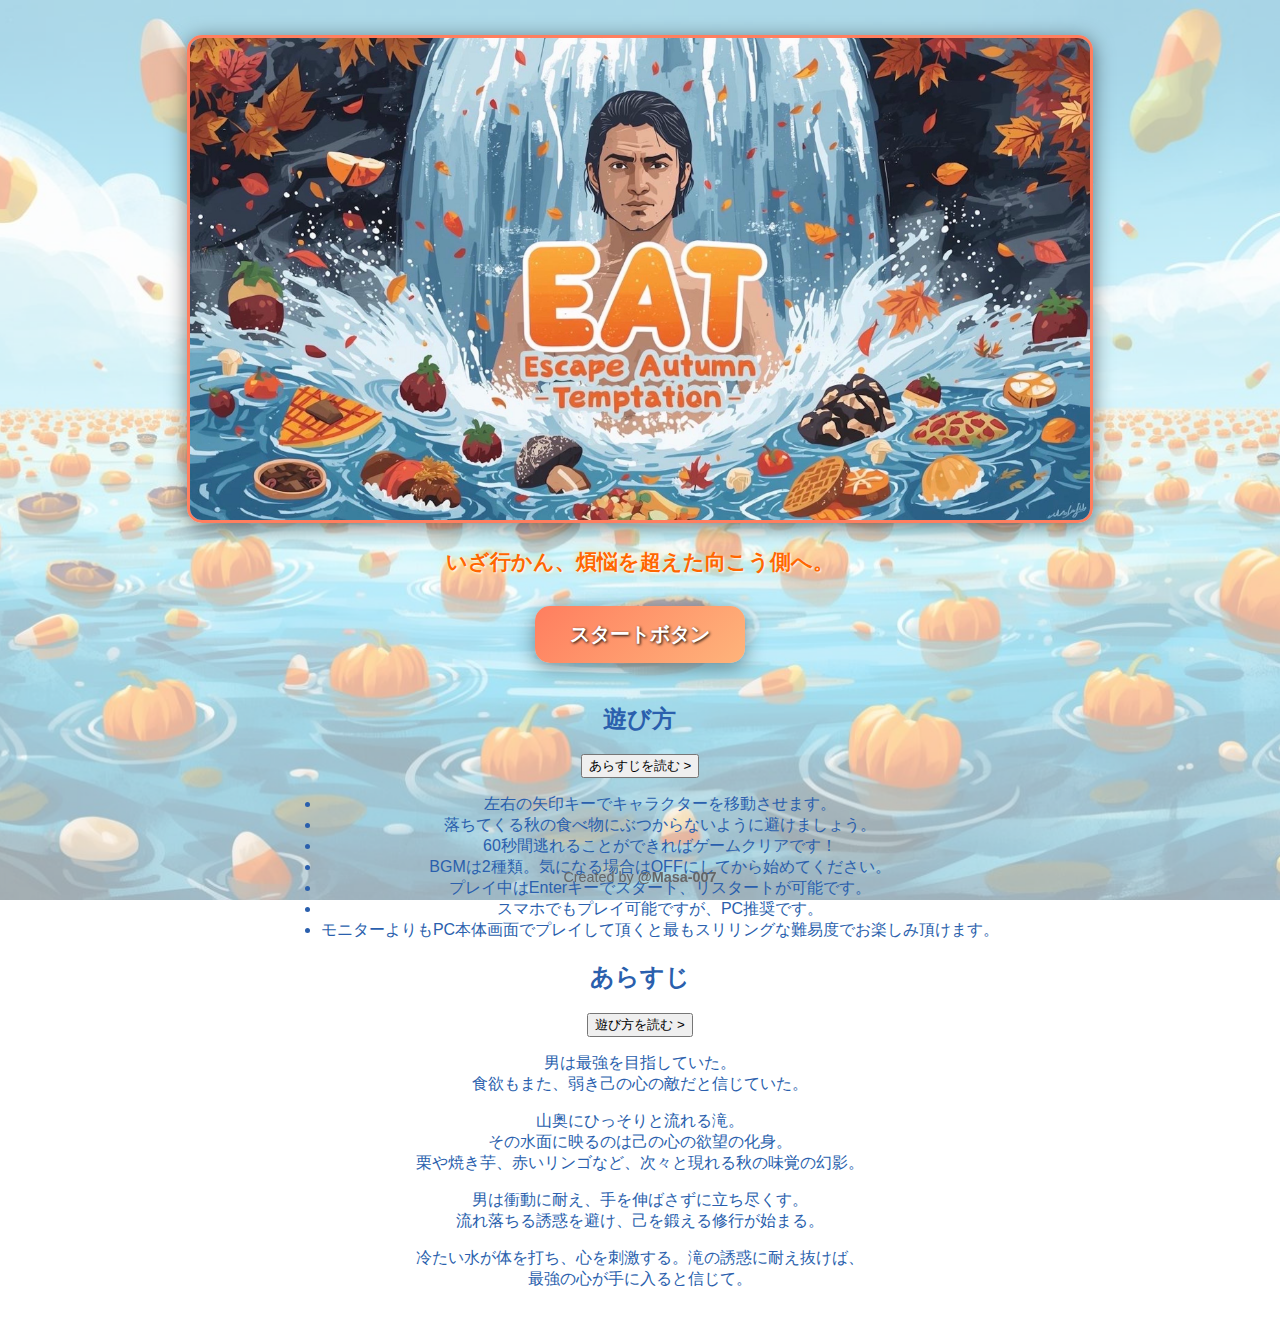
<file: index.html>
<!DOCTYPE html>
<html lang="ja">
<head>
  <meta charset="UTF-8" />
  <meta name="viewport" content="width=device-width, initial-scale=1.0"/>
  <title>EAT - ESCAPE AUTUMN TEMPTATION</title>
  <link rel="stylesheet" href="style.css">
</head>
<body>

  <!-- サムネイル -->
  <img src="assets/images/top.jpg" alt="ゲームサムネイル" class="thumbnail">

  <!-- 説明文 -->
  <p class="top-description">
    いざ行かん、煩悩を超えた向こう側へ。
  </p>

  <!-- スタートボタン -->
  <div class="start-button-container">
    <a class="button" href="game.html" id="startButton">スタートボタン</a>
  </div>

  <!-- フリップカード -->
  <div class="flip-card" id="flipCard">
    <div class="flip-card-inner">

      <!-- 遊び方（表） -->
      <div class="flip-card-front">
        <div class="flip-header">
          <h2>遊び方</h2>
          <button class="flip-toggle" id="showInstructions">あらすじを読む &gt;</button>
        </div>
        <ul>
          <li>左右の矢印キーでキャラクターを移動させます。</li>
          <li>落ちてくる秋の食べ物にぶつからないように避けましょう。</li>
          <li>60秒間逃れることができればゲームクリアです！</li>
          <li>BGMは2種類。気になる場合はOFFにしてから始めてください。</li>
          <li>プレイ中はEnterキーでスタート、リスタートが可能です。</li>
          <li>スマホでもプレイ可能ですが、PC推奨です。</li>
          <li>モニターよりもPC本体画面でプレイして頂くと最もスリリングな難易度でお楽しみ頂けます。</li>
        </ul>
      </div>

      <!-- あらすじ（裏） -->
      <div class="flip-card-back">
        <div class="flip-header">
          <h2>あらすじ</h2>
          <button class="flip-toggle" id="showStoryBack">遊び方を読む &gt;</button>
        </div>
        <p>男は最強を目指していた。<br>
        食欲もまた、弱き己の心の敵だと信じていた。</p>

        <p>山奥にひっそりと流れる滝。<br>
        その水面に映るのは己の心の欲望の化身。<br>
        栗や焼き芋、赤いリンゴなど、次々と現れる秋の味覚の幻影。</p>

        <p>男は衝動に耐え、手を伸ばさずに立ち尽くす。<br>
        流れ落ちる誘惑を避け、己を鍛える修行が始まる。</p>

        <p>冷たい水が体を打ち、心を刺激する。滝の誘惑に耐え抜けば、<br>
        最強の心が手に入ると信じて。</p>
      </div>

    </div>
  </div>

  <script>
    const startButton = document.getElementById("startButton");
    const flipCardInner = document.querySelector("#flipCard .flip-card-inner");
    const showInstructionsBtn = document.getElementById("showInstructions");
    const showStoryBackBtn = document.getElementById("showStoryBack");

    // ゲームスタート（PC: Enter / スマホ: タップ）
    function startGame() {
      window.location.href = startButton.href;
    }

    document.body.addEventListener("keydown", (e) => {
      if (e.key === "Enter") startGame();
    });

    startButton.addEventListener("click", startGame);
    startButton.addEventListener("touchstart", startGame);

    // フリップカード切替（クリック＋タッチ対応）
    function flipToBack() {
      flipCardInner.classList.add("flipped");
    }
    function flipToFront() {
      flipCardInner.classList.remove("flipped");
    }

    showInstructionsBtn.addEventListener("click", flipToBack);
    showStoryBackBtn.addEventListener("click", flipToFront);
    showInstructionsBtn.addEventListener("touchstart", flipToBack);
    showStoryBackBtn.addEventListener("touchstart", flipToFront);

    // スマホでタップしてもテキスト選択やズームが起きないように
    document.body.style.touchAction = "manipulation";
  </script>

  <!-- フッター（固定） -->
  <footer style="
    position: fixed;
    bottom: 0;
    left: 0;
    width: 100%;
    text-align: center;
    padding: 15px 0;
    font-size: 0.9rem;
    color: #666;
    z-index: 1000;
  ">
    Created by 
    <a href="https://x.com/masa007zz" target="_blank" style="color: inherit; text-decoration: none; font-weight: bold;">
      @Masa-007
    </a>
  </footer>

</body>
</html>
</file>
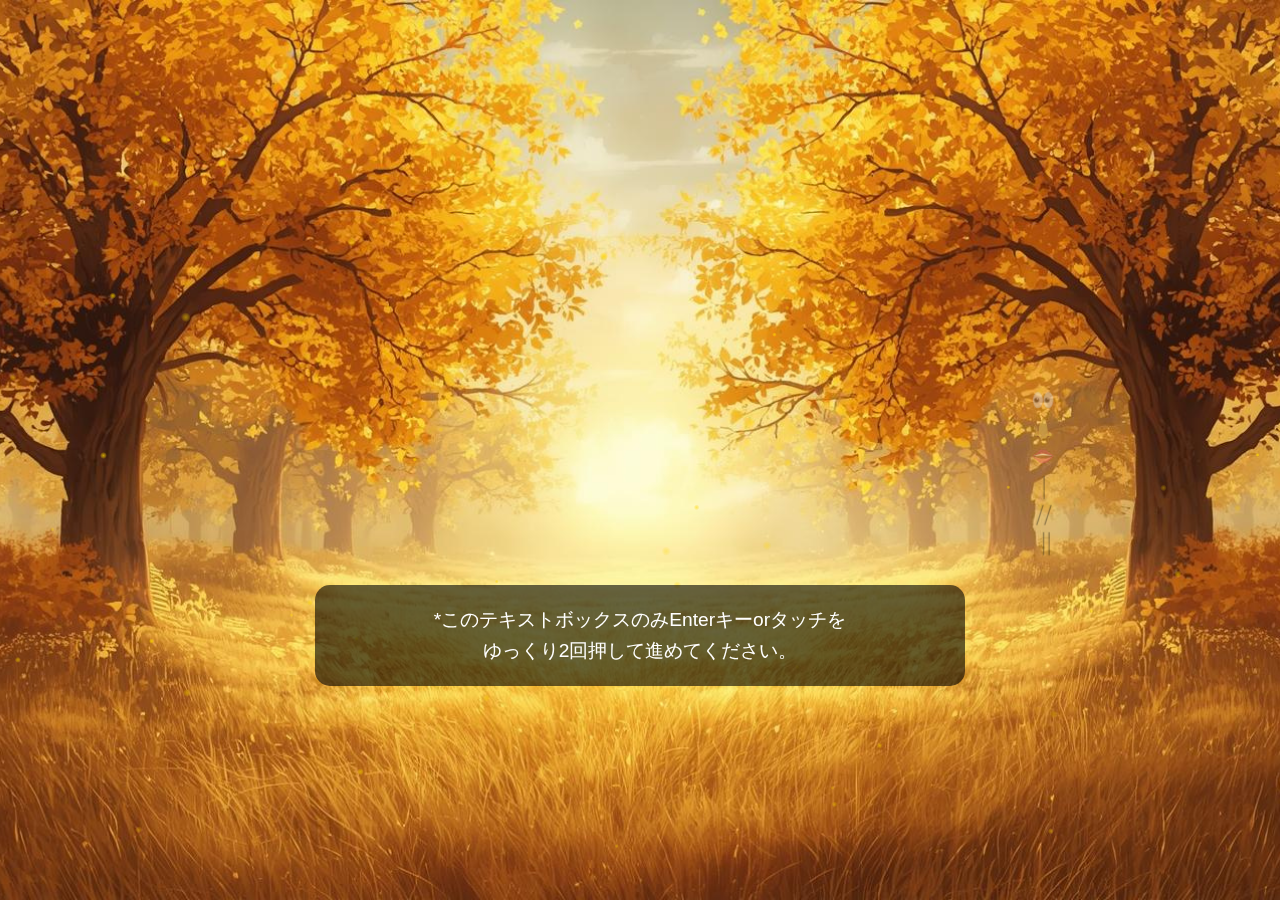
<file: clear.html>
<!DOCTYPE html>
<html lang="ja">
<head>
<meta charset="UTF-8">
<title>クリア!! - EAT</title>
<style>
  body {
    margin: 0;
    padding: 0;
    font-family: "Segoe UI", "Helvetica", sans-serif;
    background: url("./assets/images/end1.png") no-repeat center center fixed;
    background-size: cover;
    overflow: hidden;
    touch-action: manipulation; /* タッチ操作最適化 */
  }

  #leafCanvas {
    position: fixed;
    top: 0;
    left: 0;
    width: 100%;
    height: 100%;
    pointer-events: none;
    z-index: 1;
  }

  .fadeImage, #textBox {
    position: absolute;
    left: 50%;
    transform: translateX(-50%);
    opacity: 0;
    transition: opacity 1s ease-in-out;
    z-index: 2;
  }

  #img2 { top: 25%; max-width: 400px; width: 50%; }
  #img3 { top: 40%; max-width: 400px; width: 50%; }
  #img4 { top: 45%; max-width: 250px; width: 40%; }
  #textBox { top: 65%; width: 80%; max-width: 600px; padding: 20px 25px; background: rgba(0,0,0,0.6); color: #fff; font-size: 1.2rem; line-height: 1.6; border-radius: 15px; text-align: center; }

  #endContainer {
    position: fixed;
    top: 60%;
    left: 50%;
    transform: translate(-50%, -50%);
    text-align: center;
    opacity: 0;
    z-index: 2;
  }

  .decorText {
    font-family: 'Brush Script MT', cursive;
    color: #ffd700;
    font-size: 3rem;
    margin-bottom: 30px;
    text-shadow: 3px 3px 7px #000;
  }

  .actionBtn {
    display: none;
    margin: 10px auto;
    padding: 15px 35px;
    font-size: 18px;
    font-weight: bold;
    border-radius: 10px;
    cursor: pointer;
    text-decoration: none;
    border: none;
    box-shadow: 0 5px 15px rgba(0, 0, 0, 0.3);
    transition: all 0.2s ease-in-out;
    width: 220px;
    text-align: center;
    touch-action: manipulation;
  }

  #homeBtn { background: linear-gradient(135deg, #ff7e5f, #feb47b); color: white; }
  #shareLink { background: linear-gradient(135deg, #4c6ef5, #15aabf); color: white; }

  .actionBtn:hover { transform: translateY(-3px); box-shadow: 0 8px 20px rgba(0, 0, 0, 0.4); }

  @media (max-width: 768px) {
    .fadeImage { width: 70%; max-width: 300px; }
    #img2 { top: 20%; }
    #img3 { top: 35%; }
    #img4 { top: 70%; width: 60%; max-width: 200px; }
    #textBox { font-size: 1rem; padding: 15px; top: 60%; }
    .decorText { font-size: 2rem; }
    .actionBtn { width: 70%; font-size: 16px; padding: 12px 20px; }
  }
</style>
</head>
<body>

  <img id="img2" class="fadeImage" src="./assets/images/end2.png" alt="">
  <img id="img3" class="fadeImage" src="./assets/images/end3.png" alt="">
  <img id="img4" class="fadeImage" src="./assets/images/end4.png" alt="">

  <div id="textBox"></div>

  <div id="endContainer">
    <div id="thankText" class="decorText">GAME CLEAR!! <br>Thank you for playing!!</div>
    <button id="homeBtn" class="actionBtn">修行に戻る</button>
    <a id="shareLink" class="actionBtn" target="_blank">Xで感想を共有する</a>
  </div>

  <canvas id="leafCanvas"></canvas>

  <script>
    // =======================
    // キャンバス光エフェクト
    const canvas = document.getElementById("leafCanvas");
    const ctx = canvas.getContext("2d");

    function resizeCanvas() { canvas.width = window.innerWidth; canvas.height = window.innerHeight; }
    window.addEventListener('resize', resizeCanvas);
    resizeCanvas();

    const lights = [];
    const lightCount = 60;
    for (let i = 0; i < lightCount; i++) {
      lights.push({
        x: Math.random() * canvas.width,
        y: Math.random() * canvas.height,
        speedY: 0.2 + Math.random() * 0.7,
        speedX: (Math.random() * 0.3) - 0.15,
        radius: 2 + Math.random() * 3,
        alpha: 0.5 + Math.random() * 0.5,
        alphaChange: 0.01 + Math.random() * 0.02
      });
    }

    function drawLight(light) {
      ctx.save();
      ctx.globalAlpha = light.alpha;
      const gradient = ctx.createRadialGradient(light.x, light.y, 0, light.x, light.y, light.radius);
      gradient.addColorStop(0, "rgba(255, 215, 0, 1)");
      gradient.addColorStop(0.5, "rgba(255, 215, 0, 0.6)");
      gradient.addColorStop(1, "rgba(255, 215, 0, 0)");
      ctx.fillStyle = gradient;
      ctx.beginPath();
      ctx.arc(light.x, light.y, light.radius, 0, Math.PI * 2);
      ctx.fill();
      ctx.restore();
    }

    function animateLights() {
      ctx.clearRect(0, 0, canvas.width, canvas.height);
      lights.forEach(light => {
        light.y += light.speedY;
        light.x += light.speedX;
        light.alpha += light.alphaChange;
        if (light.alpha > 1 || light.alpha < 0.3) light.alphaChange *= -1;
        if (light.y > canvas.height) light.y = -light.radius;
        if (light.x > canvas.width) light.x = 0;
        if (light.x < 0) light.x = canvas.width;
        drawLight(light);
      });
      requestAnimationFrame(animateLights);
    }
    animateLights();

    // =======================
    // ストーリー制御
    const textBox = document.getElementById("textBox");
    const endContainer = document.getElementById("endContainer");
    const homeBtn = document.getElementById("homeBtn");
    const shareLink = document.getElementById("shareLink");

    const story = [
      { text: "*このテキストボックスのみEnterキーorタッチを<br>ゆっくり2回押して進めてください。", img: null },
      { text: "滝に打たれていたはずの男は気がつくと、木漏れ日の中にいた。<br>「ここが神の境地なのか…?」<br>男は目を瞑りながらつぶやいた。", img: null },
      { text: "秋の味覚を超えた男は神の境地へと至っていた。<br>ここには何の欲も存在しない。静寂だけがそこに息づいていた。", img: "img2" },
      { text: "ついに目を開けると、そこにはバスケットに入った<br>赤々と神々しく輝く1粒のリンゴがあった。", img: "img3" },
      { text: "男はフッと笑った。<br>そしてりんごを手に取り、一口かじった。", img: "img4" },
      { text: "「ああ、これが秋の味覚か、こんなに美味いとはな。<br>チッ、なぁんだ。また修行のやり直しだぜ。」<br>男はそう言って微笑んだ。", img: null }
    ];

    let index = 0;
    textBox.innerHTML = story[0].text;
    textBox.style.opacity = 1;

    function fadeIn(el) { 
      el.style.opacity = 1;
      if(el.tagName === "BUTTON" || el.tagName === "A") el.style.display = "block";
    }
    function fadeOut(el) { el.style.opacity = 0; }

    function showStory() {
      if(index > 0) {
        const prevImgId = story[index-1].img;
        if(prevImgId) fadeOut(document.getElementById(prevImgId));
        fadeOut(textBox);
      }

      if(index < story.length) {
        const imgId = story[index].img;
        if(imgId) fadeIn(document.getElementById(imgId));
        textBox.innerHTML = story[index].text;
        fadeIn(textBox);
        index++;
      } else {
        textBox.style.display = "none";
        endContainer.style.opacity = 1;
        fadeIn(homeBtn);
        fadeIn(shareLink);
        setTweetLink(); // X共有リンク生成
      }
    }

    // タッチ/クリックとEnterキーでストーリー進行
    function handleAdvance() { showStory(); }
    document.body.addEventListener("click", handleAdvance);
    document.body.addEventListener("touchstart", handleAdvance);
    document.body.addEventListener("keydown", (e) => { if(e.key === "Enter") handleAdvance(); });

    homeBtn.addEventListener("click", () => { window.location.href = "index.html"; });

    function setTweetLink() {
      const text = "完全クリアしてエンディングを観た!!";
      const hashtags = ["ETA","EscapeAutumnTemptation","RUNTEQ","ミニアプリ"];
      const url = `https://twitter.com/intent/tweet?text=${encodeURIComponent(text)}&hashtags=${encodeURIComponent(hashtags.join(','))}`;
      shareLink.href = url;
    }
  </script>
</body>
</html>
</file>
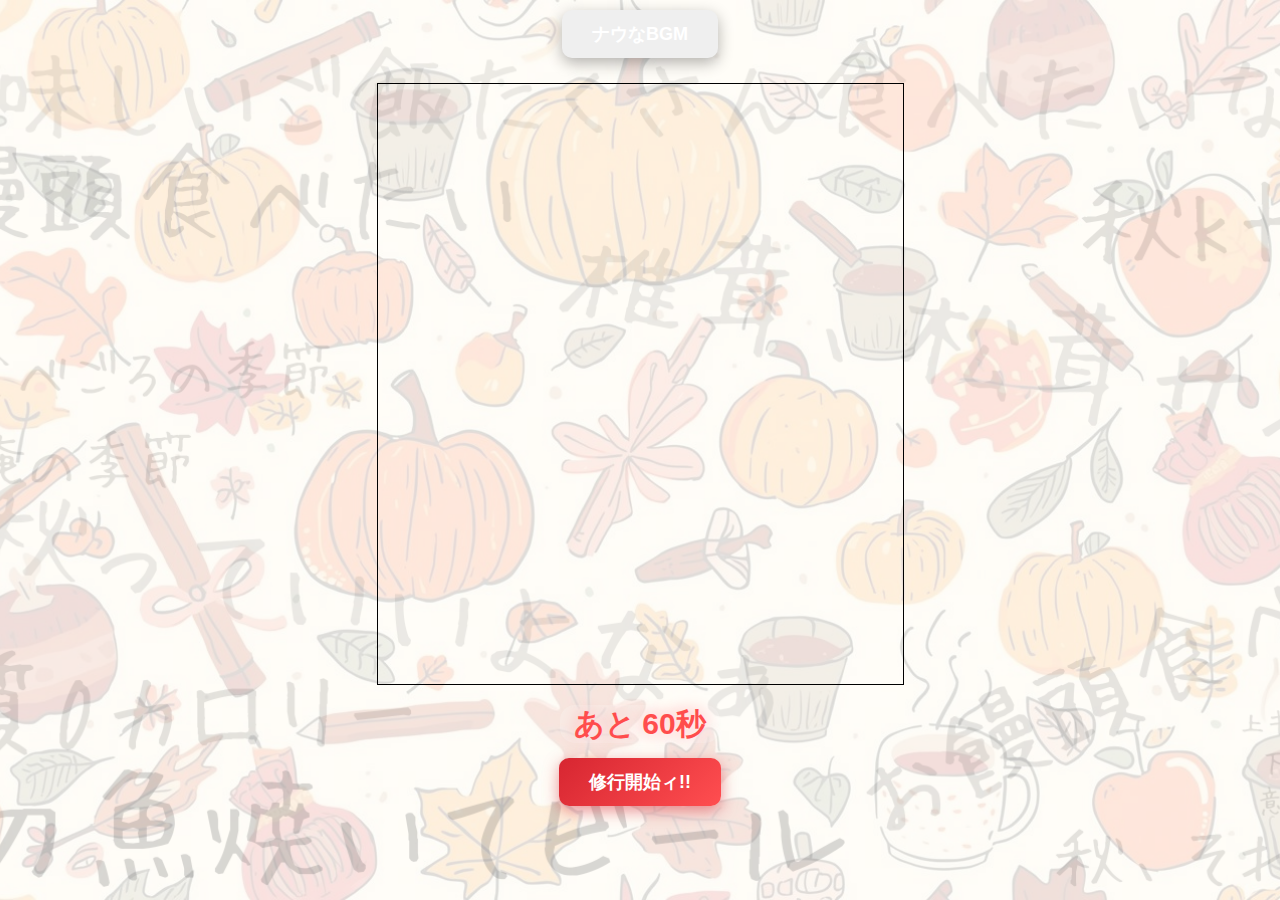
<file: game.html>
<!DOCTYPE html>
<html lang="ja">
<head>
<meta charset="UTF-8" />
<title>EAT - ESCAPE AUTUMN TEMPTATION</title>
<style>

  body {
    text-align: center;
    font-family: "Segoe UI", "Helvetica", sans-serif;
    background: url("./assets/images/back.image.png") no-repeat center top;
    background-size: cover;
    background-attachment: fixed;
    display: flex;
    flex-direction: column;
    align-items: center;
    margin: 0;
  }

  canvas {
    aspect-ratio: 525 / 600;
    width: 90vw;
    max-width: 525px;
    border: 1px solid #000;
    display: block;
    margin: 15px auto;
    cursor: pointer;
  }

  button {
    margin: 10px 0;
    padding: 12px 30px;
    font-size: 18px;
    font-weight: bold;
    color: #fff;
    border: none;
    border-radius: 10px;
    cursor: pointer;
    box-shadow: 0 5px 15px rgba(0, 0, 0, 0.3);
    transition: all 0.2s ease-in-out;
  }

  button:hover {
    transform: translateY(-3px);
    box-shadow: 0 8px 20px rgba(0,0,0,0.4);
  }

  /* 上部BGMボタン */
  #bgmToggleBtn { color: #fff; }

  /* スタート／再挑戦ボタン */
  #startBtn, #restartBtn {
    background: linear-gradient(135deg, #d72631, #ff4e50);
    color: #fff;
    box-shadow: 0 5px 15px rgba(215,38,49,0.5);
  }

  #startBtn:hover, #restartBtn:hover {
    transform: translateY(-3px);
    box-shadow: 0 8px 20px rgba(215,38,49,0.7);
  }

  /* タイマー */
  #timerContainer {
    display: inline-flex;
    align-items: center;
    justify-content: center;
    flex-wrap: wrap;
    gap: 6px;
    row-gap: 2px;
    margin: 5px 0;
    font-size: 30px;
    font-weight: bold;
    color: #ff4d4d;
    text-shadow: 2px 2px 12px #fff, 0 0 15px #ff9999;
    background: rgba(255, 255, 255, 0.2);
    padding: 4px 14px;
    border-radius: 15px;
    animation: pulse 1s infinite alternate;
    line-height: 1;
  }

  #timerContainer span {
    margin: 0;
    padding: 0;
    display: inline-block;
    line-height: 1;
  }

  /* ゲームオーバー表示 */
  #gameOver {
    display: none;
    position: absolute;
    top: 50%;
    left: 50%;
    transform: translate(-50%, -50%);
    background-color: rgba(0,0,0,0.8);
    color: white;
    padding: 30px 50px;
    border-radius: 20px;
    text-align: center;
    z-index: 100;
  }

  /* ゲームオーバー ボタン群 */
  #gameOver .gameOverButtons {
    display: flex;
    flex-direction: column;
    align-items: center;
    gap: 12px;
    margin-top: 15px;
  }

  #gameOver button,
  #gameOver a {
    width: 80%;
    max-width: 300px;
    padding: 12px 0;
    border-radius: 10px;
    font-weight: bold;
    text-align: center;
    box-shadow: 0 5px 15px rgba(0,0,0,0.3);
    transition: all 0.2s ease-in-out;
    display: block;
  }

  #gameOver button:hover,
  #gameOver a:hover {
    transform: translateY(-2px);
    box-shadow: 0 8px 20px rgba(0,0,0,0.4);
  }

  #restartBtn {
    background: linear-gradient(135deg, #d72631, #ff4e50);
    color: #fff;
    box-shadow: 0 5px 15px rgba(215,38,49,0.5);
  }

  #changeBgmBtn {
    background: linear-gradient(135deg, #f4a261, #e9c46a);
    color: #fff;
    box-shadow: 0 5px 15px rgba(244,162,97,0.5);
  }

  #shareX {
    background: linear-gradient(135deg, #4c6ef5, #15aabf);
    color: #fff;
    text-decoration: none;
  }

  #viewEndingBtn {
    background: linear-gradient(135deg, #ffd700, #ffb700);
    color: #000;
    box-shadow: 0 5px 15px rgba(255,215,0,0.5);
  }

  @media (max-width: 768px) {
    button { font-size: 16px; padding: 10px 25px; }
    #timerContainer { font-size: 32px; padding: 4px 10px; }
    #gameOver { font-size: 20px; padding: 20px 30px; }

    /* スマホ時：キャンバスを画面高さの3分の2に */
    canvas {
      height: 66vh; /* 画面の約3分の2 */
      width: auto;  /* アスペクト比維持 */
    }
  }
</style>

<!-- Google tag (gtag.js) -->
<script async src="https://www.googletagmanager.com/gtag/js?id=G-DEJ8F82HJS"></script>
<script>
  window.dataLayer = window.dataLayer || [];
  function gtag(){dataLayer.push(arguments);}
  gtag('js', new Date());

  gtag('config', 'G-DEJ8F82HJS');
</script>
</head>

<body>
  <!-- BGM切替ボタン -->
  <button id="bgmToggleBtn">ナウなBGM</button>

  <!-- ゲームキャンバス -->
  <canvas id="gameCanvas" width="525" height="600"></canvas>

  <!-- タイマー -->
  <p id="timerContainer"><span>あと</span><span id="timer">60秒</span></p>

  <!-- スタートボタン -->
  <button id="startBtn">修行開始ィ!!</button>

  <!-- ゲームオーバーバナー -->
  <div id="gameOver">
    <h2 id="resultText">耐えた時間: 0秒</h2>
    <div class="gameOverButtons">
      <button id="restartBtn">再挑戦するぜｯ!!</button>
      <button id="changeBgmBtn">BGMを変更する</button>
      <a id="shareX" href="#" target="_blank" style="display:none;">Xで結果を共有だッ!!</a>
      <button id="viewEndingBtn" style="display:none;">エンディングを観る</button>
    </div>
  </div>

  <!-- 非表示で読み込む画像 -->
  <img id="playerImg" src="./assets/images/character.png" style="display: none" />
  <img id="waterfallImg" src="./assets/images/waterfall.png" style="display: none" />

  <script type="module">
    import { initGame, startGame, restartGame, showGameOver } from "./js/main.js";
    import { toggleBgm, updateBgmButton } from "./js/bgm.js";

    // 初期化
    initGame();
    updateBgmButton(); // 初回から正しい色とラベルを反映

    const startBtn = document.getElementById("startBtn");
    const restartBtn = document.getElementById("restartBtn");
    const gameOverEl = document.getElementById("gameOver");
    const changeBgmBtn = document.getElementById("changeBgmBtn");
    const bgmToggleBtn = document.getElementById("bgmToggleBtn");

    startBtn.addEventListener("click", () => startGame());
    restartBtn.addEventListener("click", () => restartGame());
    changeBgmBtn.addEventListener("click", () => toggleBgm());
    bgmToggleBtn.addEventListener("click", () => toggleBgm());

    // Enterキーで開始／再挑戦
    document.addEventListener("keydown", (e) => {
      if (e.key === "Enter") {
        e.preventDefault();
        if (!window.gameStarted) {
          startBtn.click();
        } else if (gameOverEl.style.display === "block") {
          restartBtn.click();
        }
      }
    });
  </script>
</body>
</html>
</file>
<file: style.css>
/* ======================= */
/* 全体 */
body { 
  text-align: center; 
  font-family: 'Segoe UI', 'Helvetica', sans-serif; 
  background: url('./assets/images/top.back.image.png') no-repeat top center;
  background-size: cover; 
  background-attachment: fixed; 
  display: flex;
  flex-direction: column;
  align-items: center;
  margin: 0;
  color: #2a5fad;
  min-height: 100vh; 
  padding: 20px 0;
}

/* ======================= */
/* タイトル */
h1 { 
  margin-bottom: 20px; 
  color: #ff9900; 
  text-shadow: 
    2px 2px 4px #fff, 
    0 0 10px #ff6600, 
    0 0 20px #ff3300;
  font-size: 2rem;
  letter-spacing: 2px;
}

/* ======================= */
/* サムネイル */
.thumbnail {
  width: 900px;        
  max-width: 90%;      
  height: auto;
  margin: 15px 0;
  border-radius: 15px;
  box-shadow: 0 4px 20px rgba(0,0,0,0.5);
  border: 3px solid #ff7e5f; /* フチで目立たせる */
}

/* ======================= */
/* 説明文 */
.top-description {
  font-size: 1.3rem;
  text-align: center;
  margin: 10px 20px;
  color: #ff6600;
  text-shadow: 1px 1px 2px #fff, 0 0 8px #ffcc66;
  font-weight: bold;
}

/* ======================= */
/* 遊び方 */
.instructions {
  background: rgba(255, 255, 255, 0.8);
  padding: 20px 25px;
  border-radius: 20px;
  max-width: 500px;
  margin: 15px auto;
  text-align: left;
  box-shadow: 0 4px 12px rgba(0,0,0,0.3);
  border: 2px solid #ff7e5f;
}

.instructions h2 {
  margin-top: 0;
  color: #ff6600;
  text-align: center;
  text-shadow: 1px 1px 2px #fff, 0 0 5px #ff9933;
  font-weight: bold;
}

.instructions ul {
  padding-left: 25px;
  margin: 10px 0 0 0;
  color: #2a5fad;
  text-shadow: 1px 1px 2px #fff;
  font-weight: 600;
}

/* ======================= */
/* スタートボタン */
.start-button-container {
  margin: 20px 0;
}

.button {
  display: inline-block;
  padding: 15px 35px;
  font-size: 20px;
  font-weight: bold;
  color: #fff;
  background: linear-gradient(135deg, #ff7e5f, #feb47b);
  border: none;
  border-radius: 15px;
  text-decoration: none;
  text-align: center;
  box-shadow: 0 5px 20px rgba(0,0,0,0.4);
  transition: all 0.3s ease-in-out;
  text-shadow: 1px 1px 3px #000;
}

.button:hover {
  transform: translateY(-4px);
  box-shadow: 0 10px 25px rgba(0,0,0,0.5);
}

.button:active {
  transform: translateY(1px);
  box-shadow: 0 5px 15px rgba(0,0,0,0.3);
}

/* ======================= */
/* レスポンシブ */
@media (max-width: 768px) {
  h1 { font-size: 2rem; }
  .top-description { font-size: 1.1rem; }
  .instructions { padding: 15px 20px; }
  .button { font-size: 18px; padding: 12px 28px; }
  .thumbnail { width: 90%; }
}
</file>
